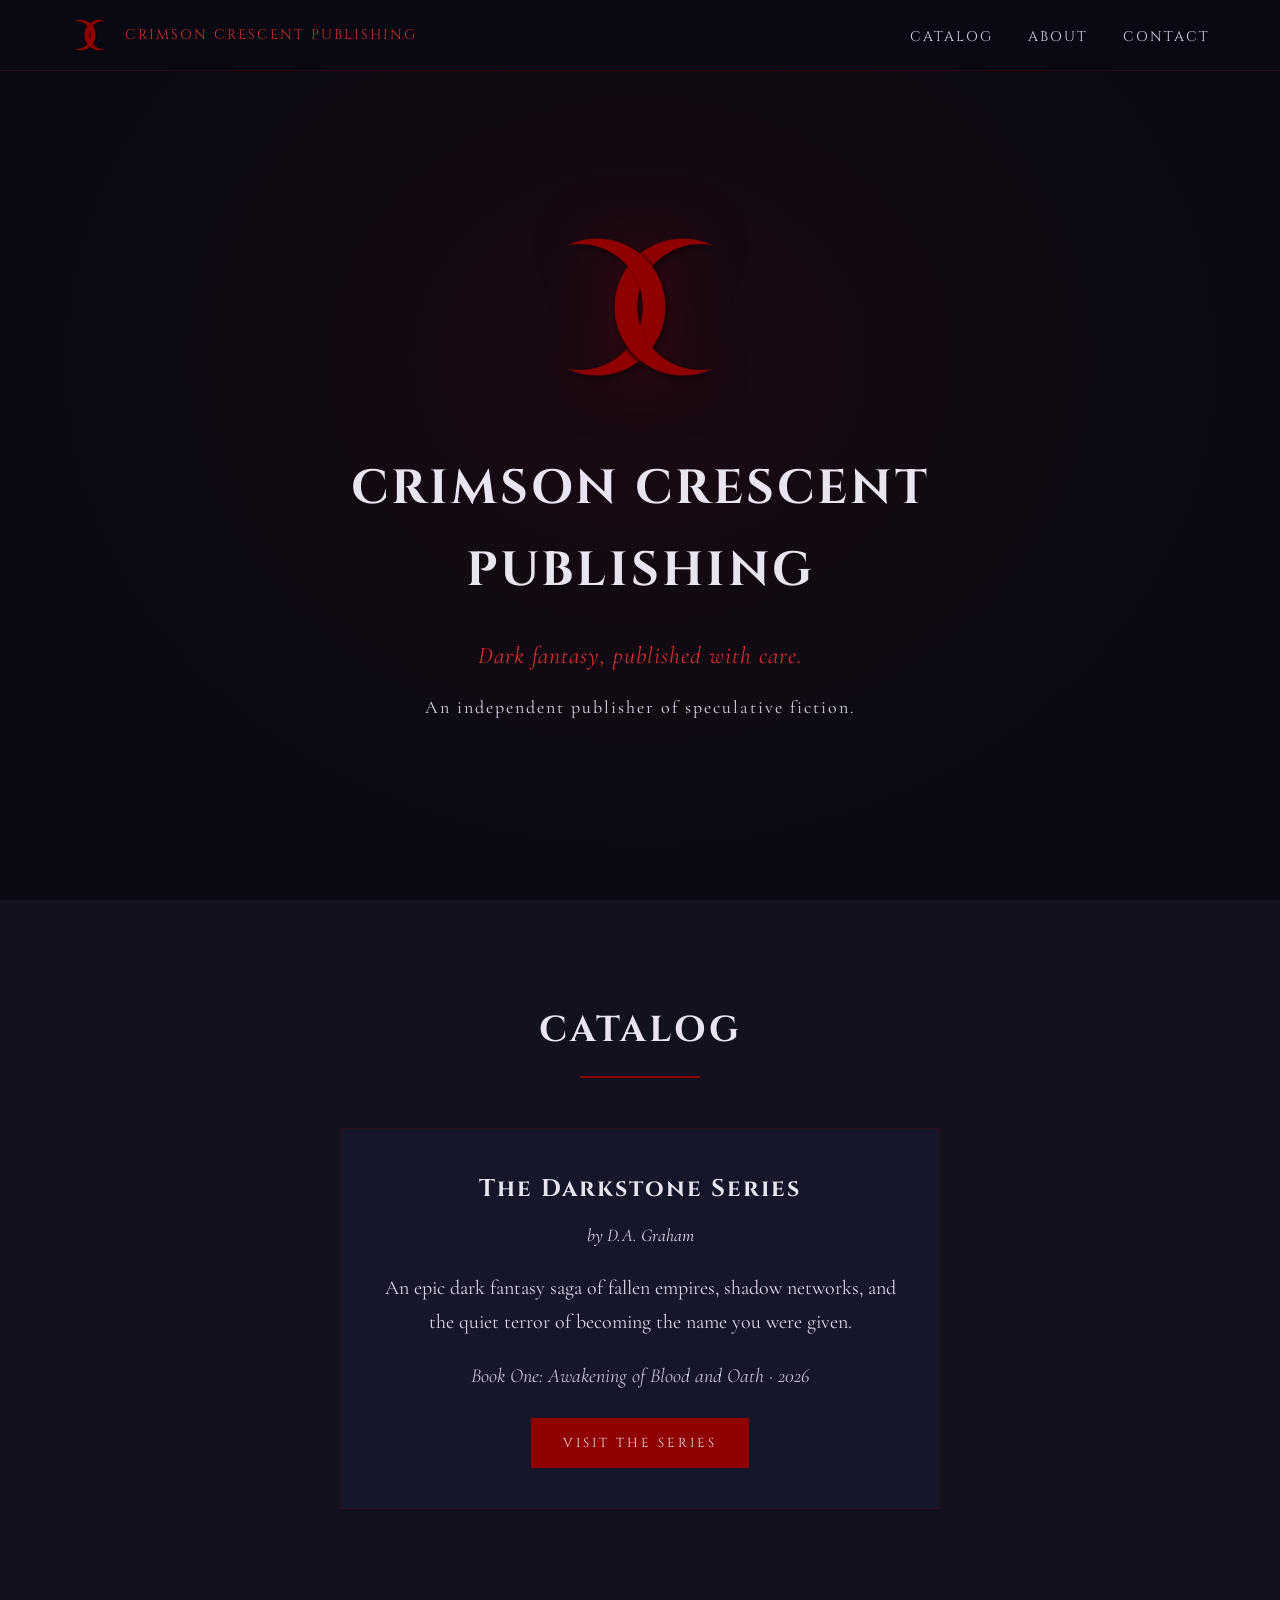
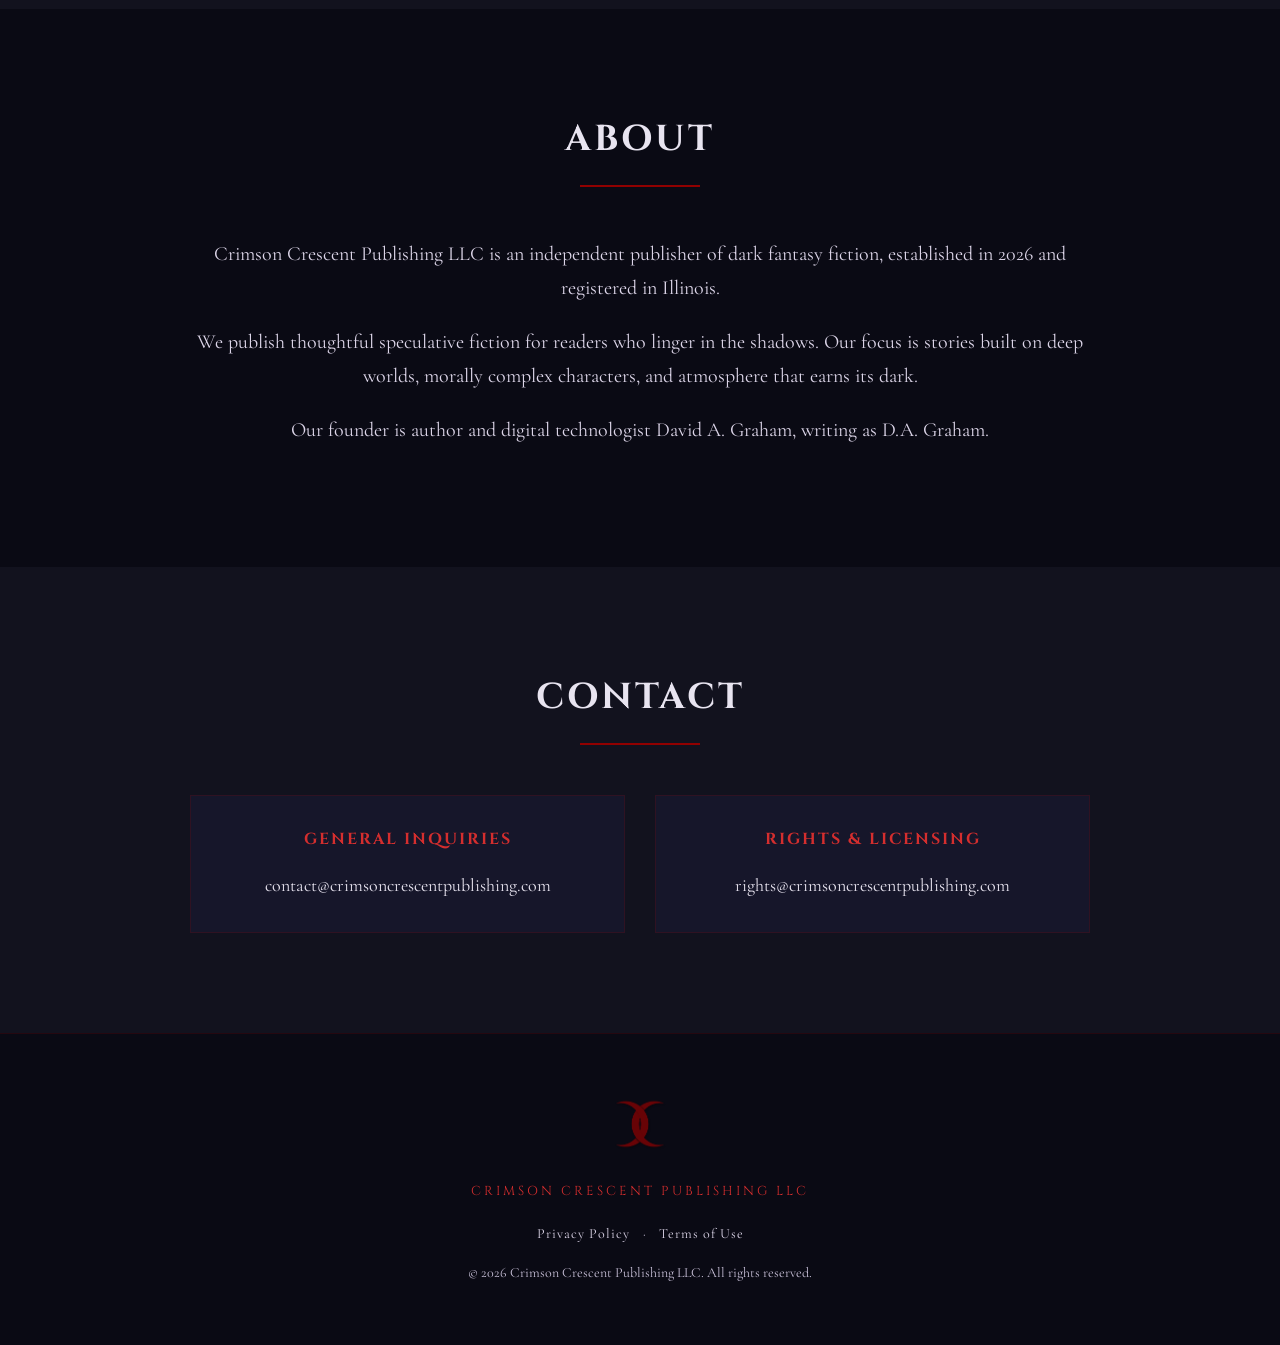
<file: index.html>
<!DOCTYPE html>
<html lang="en">
<head>
  <meta charset="UTF-8">
  <meta name="viewport" content="width=device-width, initial-scale=1.0">
  <title>Crimson Crescent Publishing | Independent Dark Fantasy</title>
  <meta name="description" content="Crimson Crescent Publishing LLC is an independent publisher of dark fantasy fiction based in Northern Illinois. Publisher of the Darkstone series by D.A. Graham.">
  <link rel="stylesheet" href="css/style.css">
  <link rel="icon" type="image/png" href="images/cc-logo.png">
</head>
<body>

  <nav>
    <div class="nav-inner">
      <a href="#" class="logo">
        <img src="images/cc-logo.png" alt="Crimson Crescent Publishing">
        <span>Crimson Crescent Publishing</span>
      </a>
      <ul>
        <li><a href="#catalog">Catalog</a></li>
        <li><a href="#about">About</a></li>
        <li><a href="#contact">Contact</a></li>
      </ul>
    </div>
  </nav>

  <section class="hero">
    <div class="hero-inner">
      <img src="images/cc-logo-large.png" alt="Crimson Crescent Publishing" class="hero-logo">
      <h1>Crimson Crescent Publishing</h1>
      <p class="tagline">Dark fantasy, published with care.</p>
      <p class="subtitle">An independent publisher of speculative fiction.</p>
    </div>
  </section>

  <section id="catalog">
    <div class="section-inner">
      <h2 class="section-title">Catalog</h2>
      <div class="section-divider"></div>
      <div class="catalog-grid">
        <div class="book-card">
          <h3>The Darkstone Series</h3>
          <p class="author">by D.A. Graham</p>
          <p class="book-desc">An epic dark fantasy saga of fallen empires, shadow networks, and the quiet terror of becoming the name you were given.</p>
          <p class="book-meta">Book One: <em>Awakening of Blood and Oath</em> &middot; 2026</p>
          <a href="https://darkstoneseries.com" class="series-link">Visit the Series</a>
        </div>
      </div>
    </div>
  </section>

  <section id="about">
    <div class="section-inner">
      <h2 class="section-title">About</h2>
      <div class="section-divider"></div>
      <div class="about-text">
        <p>Crimson Crescent Publishing LLC is an independent publisher of dark fantasy fiction, established in 2026 and registered in Illinois.</p>
        <p>We publish thoughtful speculative fiction for readers who linger in the shadows. Our focus is stories built on deep worlds, morally complex characters, and atmosphere that earns its dark.</p>
        <p>Our founder is author and digital technologist David A. Graham, writing as D.A. Graham.</p>
      </div>
    </div>
  </section>

  <section id="contact">
    <div class="section-inner">
      <h2 class="section-title">Contact</h2>
      <div class="section-divider"></div>
      <div class="contact-grid">
        <div class="contact-card">
          <h3>General Inquiries</h3>
          <a href="mailto:contact@crimsoncrescentpublishing.com">contact@crimsoncrescentpublishing.com</a>
        </div>
        <div class="contact-card">
          <h3>Rights &amp; Licensing</h3>
          <a href="mailto:rights@crimsoncrescentpublishing.com">rights@crimsoncrescentpublishing.com</a>
        </div>
      </div>
    </div>
  </section>

  <footer>
    <div class="footer-logo">
      <img src="images/cc-logo.png" alt="Crimson Crescent Publishing">
    </div>
    <div class="publisher-name">Crimson Crescent Publishing LLC</div>
    <div class="footer-links">
      <a href="privacy.html">Privacy Policy</a>
      <span class="divider">&middot;</span>
      <a href="terms.html">Terms of Use</a>
    </div>
    <div class="copyright">&copy; 2026 Crimson Crescent Publishing LLC. All rights reserved.</div>
  </footer>

</body>
</html>
</file>
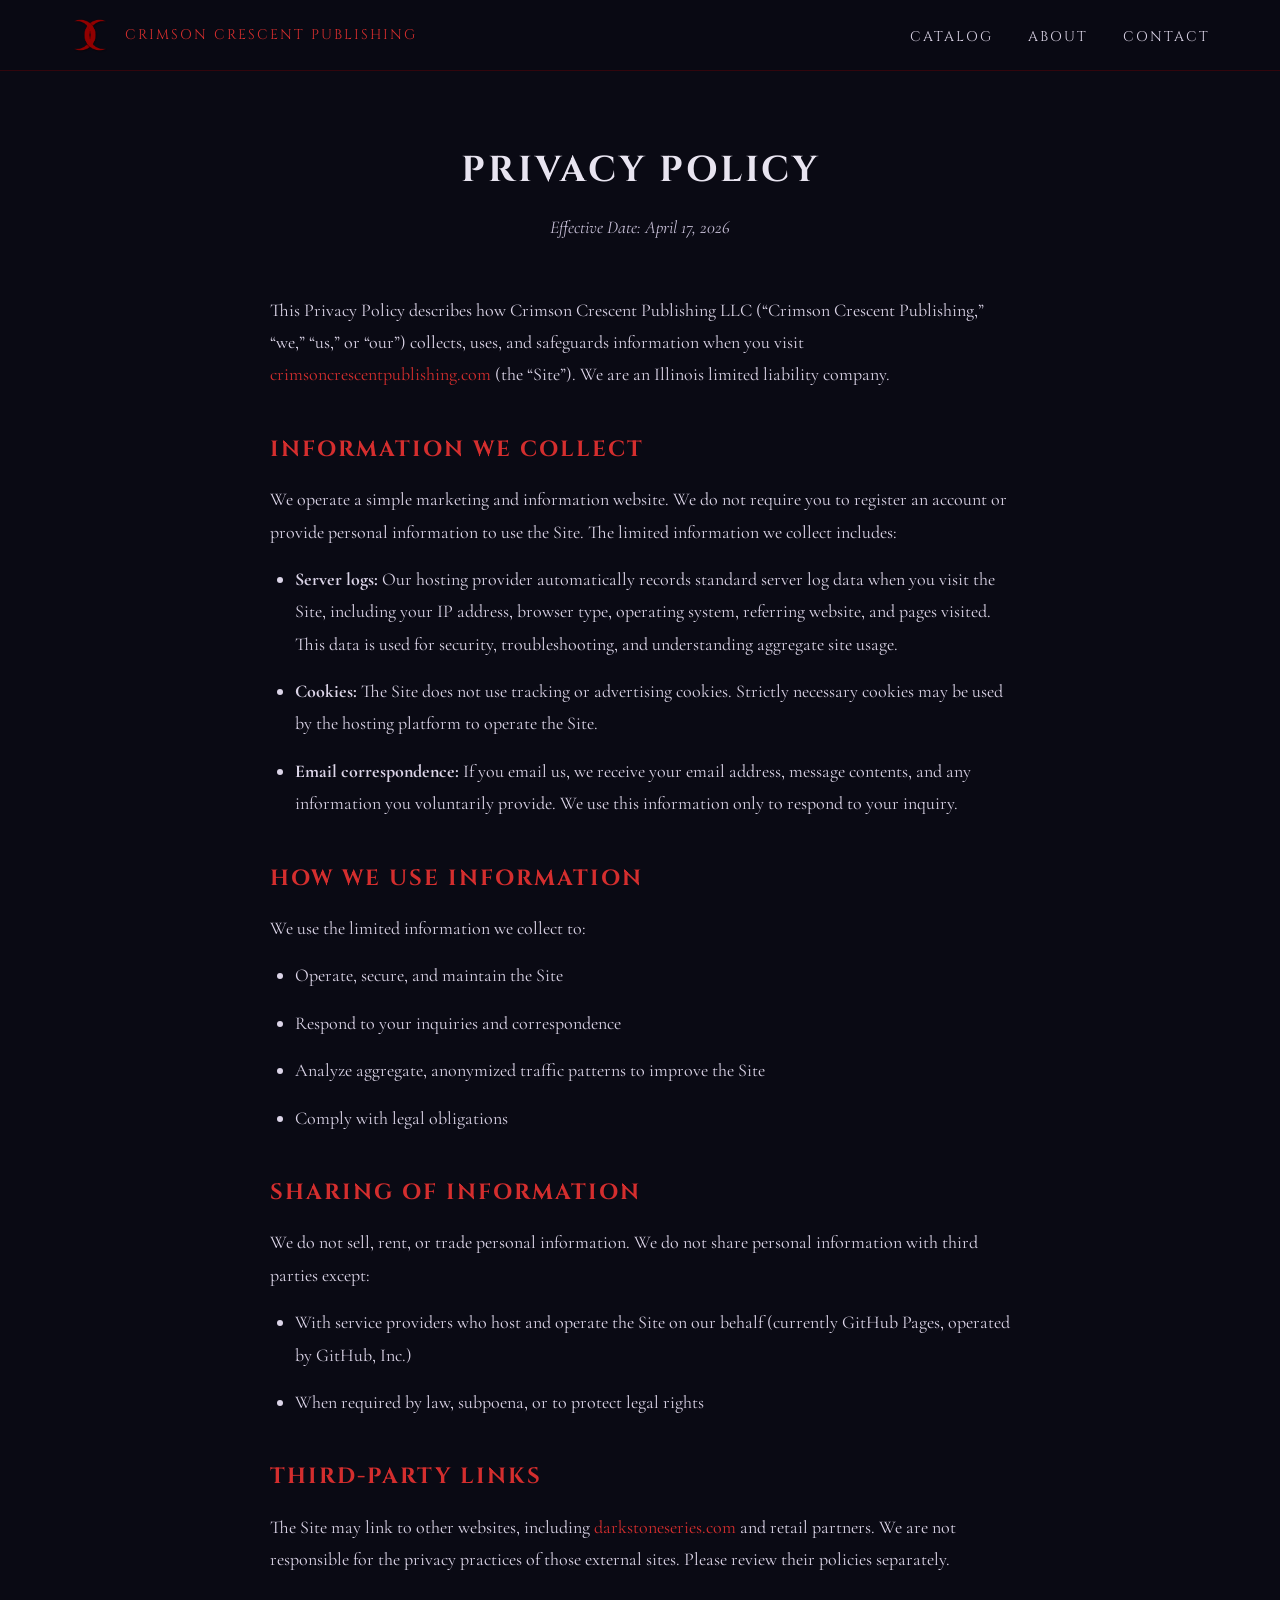
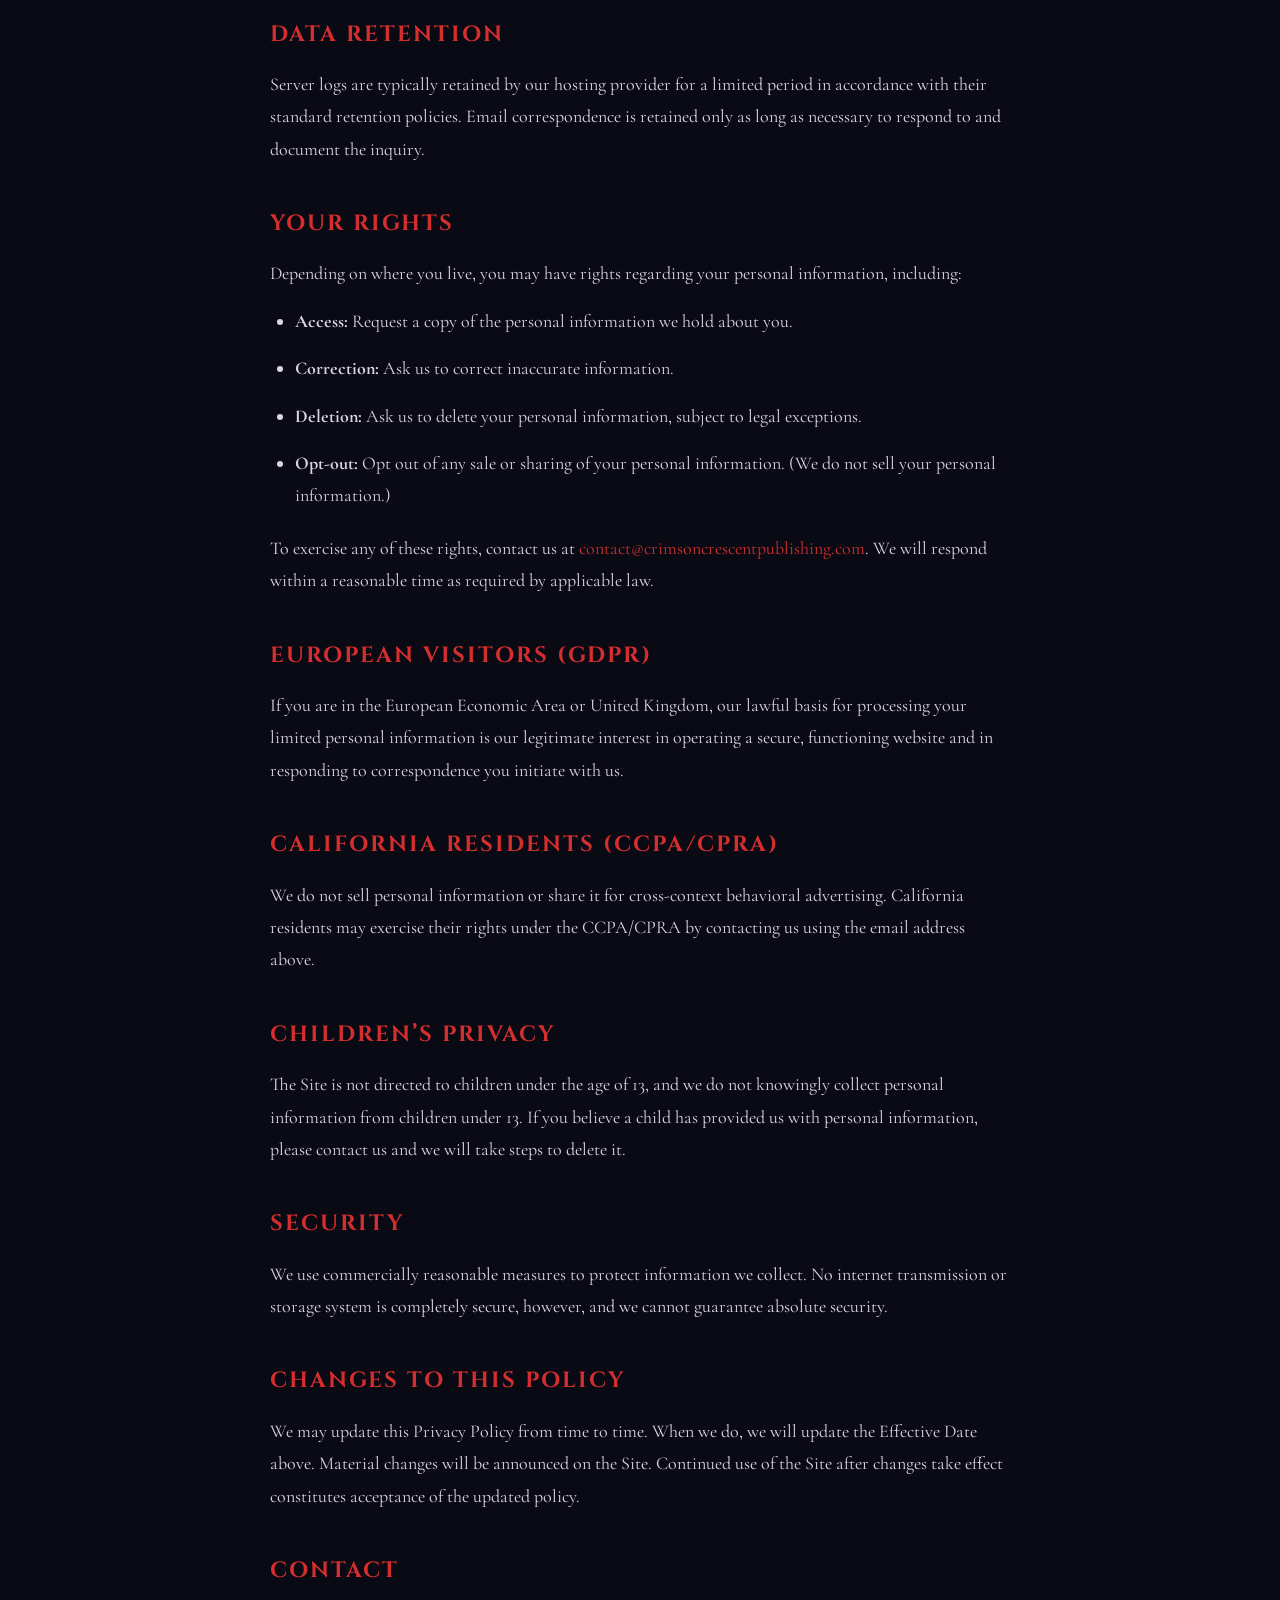
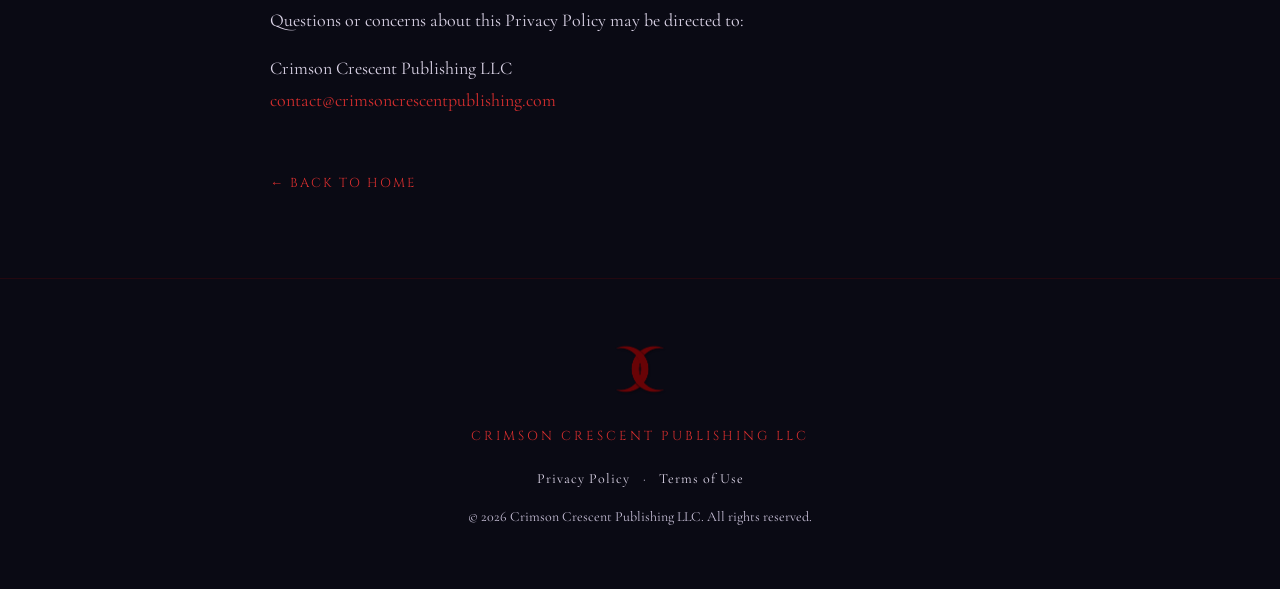
<file: privacy.html>
<!DOCTYPE html>
<html lang="en">
<head>
  <meta charset="UTF-8">
  <meta name="viewport" content="width=device-width, initial-scale=1.0">
  <title>Privacy Policy | Crimson Crescent Publishing</title>
  <meta name="description" content="Privacy Policy for Crimson Crescent Publishing LLC.">
  <link rel="stylesheet" href="css/style.css">
  <link rel="icon" type="image/png" href="images/cc-logo.png">
</head>
<body>

  <nav>
    <div class="nav-inner">
      <a href="index.html" class="logo">
        <img src="images/cc-logo.png" alt="Crimson Crescent Publishing">
        <span>Crimson Crescent Publishing</span>
      </a>
      <ul>
        <li><a href="index.html#catalog">Catalog</a></li>
        <li><a href="index.html#about">About</a></li>
        <li><a href="index.html#contact">Contact</a></li>
      </ul>
    </div>
  </nav>

  <main class="legal-page">
    <h1>Privacy Policy</h1>
    <p class="effective">Effective Date: April 17, 2026</p>

    <p>This Privacy Policy describes how Crimson Crescent Publishing LLC (&ldquo;Crimson Crescent Publishing,&rdquo; &ldquo;we,&rdquo; &ldquo;us,&rdquo; or &ldquo;our&rdquo;) collects, uses, and safeguards information when you visit <a href="https://crimsoncrescentpublishing.com">crimsoncrescentpublishing.com</a> (the &ldquo;Site&rdquo;). We are an Illinois limited liability company.</p>

    <h2>Information We Collect</h2>
    <p>We operate a simple marketing and information website. We do not require you to register an account or provide personal information to use the Site. The limited information we collect includes:</p>
    <ul>
      <li><strong>Server logs:</strong> Our hosting provider automatically records standard server log data when you visit the Site, including your IP address, browser type, operating system, referring website, and pages visited. This data is used for security, troubleshooting, and understanding aggregate site usage.</li>
      <li><strong>Cookies:</strong> The Site does not use tracking or advertising cookies. Strictly necessary cookies may be used by the hosting platform to operate the Site.</li>
      <li><strong>Email correspondence:</strong> If you email us, we receive your email address, message contents, and any information you voluntarily provide. We use this information only to respond to your inquiry.</li>
    </ul>

    <h2>How We Use Information</h2>
    <p>We use the limited information we collect to:</p>
    <ul>
      <li>Operate, secure, and maintain the Site</li>
      <li>Respond to your inquiries and correspondence</li>
      <li>Analyze aggregate, anonymized traffic patterns to improve the Site</li>
      <li>Comply with legal obligations</li>
    </ul>

    <h2>Sharing of Information</h2>
    <p>We do not sell, rent, or trade personal information. We do not share personal information with third parties except:</p>
    <ul>
      <li>With service providers who host and operate the Site on our behalf (currently GitHub Pages, operated by GitHub, Inc.)</li>
      <li>When required by law, subpoena, or to protect legal rights</li>
    </ul>

    <h2>Third-Party Links</h2>
    <p>The Site may link to other websites, including <a href="https://darkstoneseries.com">darkstoneseries.com</a> and retail partners. We are not responsible for the privacy practices of those external sites. Please review their policies separately.</p>

    <h2>Data Retention</h2>
    <p>Server logs are typically retained by our hosting provider for a limited period in accordance with their standard retention policies. Email correspondence is retained only as long as necessary to respond to and document the inquiry.</p>

    <h2>Your Rights</h2>
    <p>Depending on where you live, you may have rights regarding your personal information, including:</p>
    <ul>
      <li><strong>Access:</strong> Request a copy of the personal information we hold about you.</li>
      <li><strong>Correction:</strong> Ask us to correct inaccurate information.</li>
      <li><strong>Deletion:</strong> Ask us to delete your personal information, subject to legal exceptions.</li>
      <li><strong>Opt-out:</strong> Opt out of any sale or sharing of your personal information. (We do not sell your personal information.)</li>
    </ul>
    <p>To exercise any of these rights, contact us at <a href="mailto:contact@crimsoncrescentpublishing.com">contact@crimsoncrescentpublishing.com</a>. We will respond within a reasonable time as required by applicable law.</p>

    <h2>European Visitors (GDPR)</h2>
    <p>If you are in the European Economic Area or United Kingdom, our lawful basis for processing your limited personal information is our legitimate interest in operating a secure, functioning website and in responding to correspondence you initiate with us.</p>

    <h2>California Residents (CCPA/CPRA)</h2>
    <p>We do not sell personal information or share it for cross-context behavioral advertising. California residents may exercise their rights under the CCPA/CPRA by contacting us using the email address above.</p>

    <h2>Children&rsquo;s Privacy</h2>
    <p>The Site is not directed to children under the age of 13, and we do not knowingly collect personal information from children under 13. If you believe a child has provided us with personal information, please contact us and we will take steps to delete it.</p>

    <h2>Security</h2>
    <p>We use commercially reasonable measures to protect information we collect. No internet transmission or storage system is completely secure, however, and we cannot guarantee absolute security.</p>

    <h2>Changes to This Policy</h2>
    <p>We may update this Privacy Policy from time to time. When we do, we will update the Effective Date above. Material changes will be announced on the Site. Continued use of the Site after changes take effect constitutes acceptance of the updated policy.</p>

    <h2>Contact</h2>
    <p>Questions or concerns about this Privacy Policy may be directed to:</p>
    <p>
      Crimson Crescent Publishing LLC<br>
      <a href="mailto:contact@crimsoncrescentpublishing.com">contact@crimsoncrescentpublishing.com</a>
    </p>

    <a href="index.html" class="back-link">&larr; Back to Home</a>
  </main>

  <footer>
    <div class="footer-logo">
      <img src="images/cc-logo.png" alt="Crimson Crescent Publishing">
    </div>
    <div class="publisher-name">Crimson Crescent Publishing LLC</div>
    <div class="footer-links">
      <a href="privacy.html">Privacy Policy</a>
      <span class="divider">&middot;</span>
      <a href="terms.html">Terms of Use</a>
    </div>
    <div class="copyright">&copy; 2026 Crimson Crescent Publishing LLC. All rights reserved.</div>
  </footer>

</body>
</html>
</file>
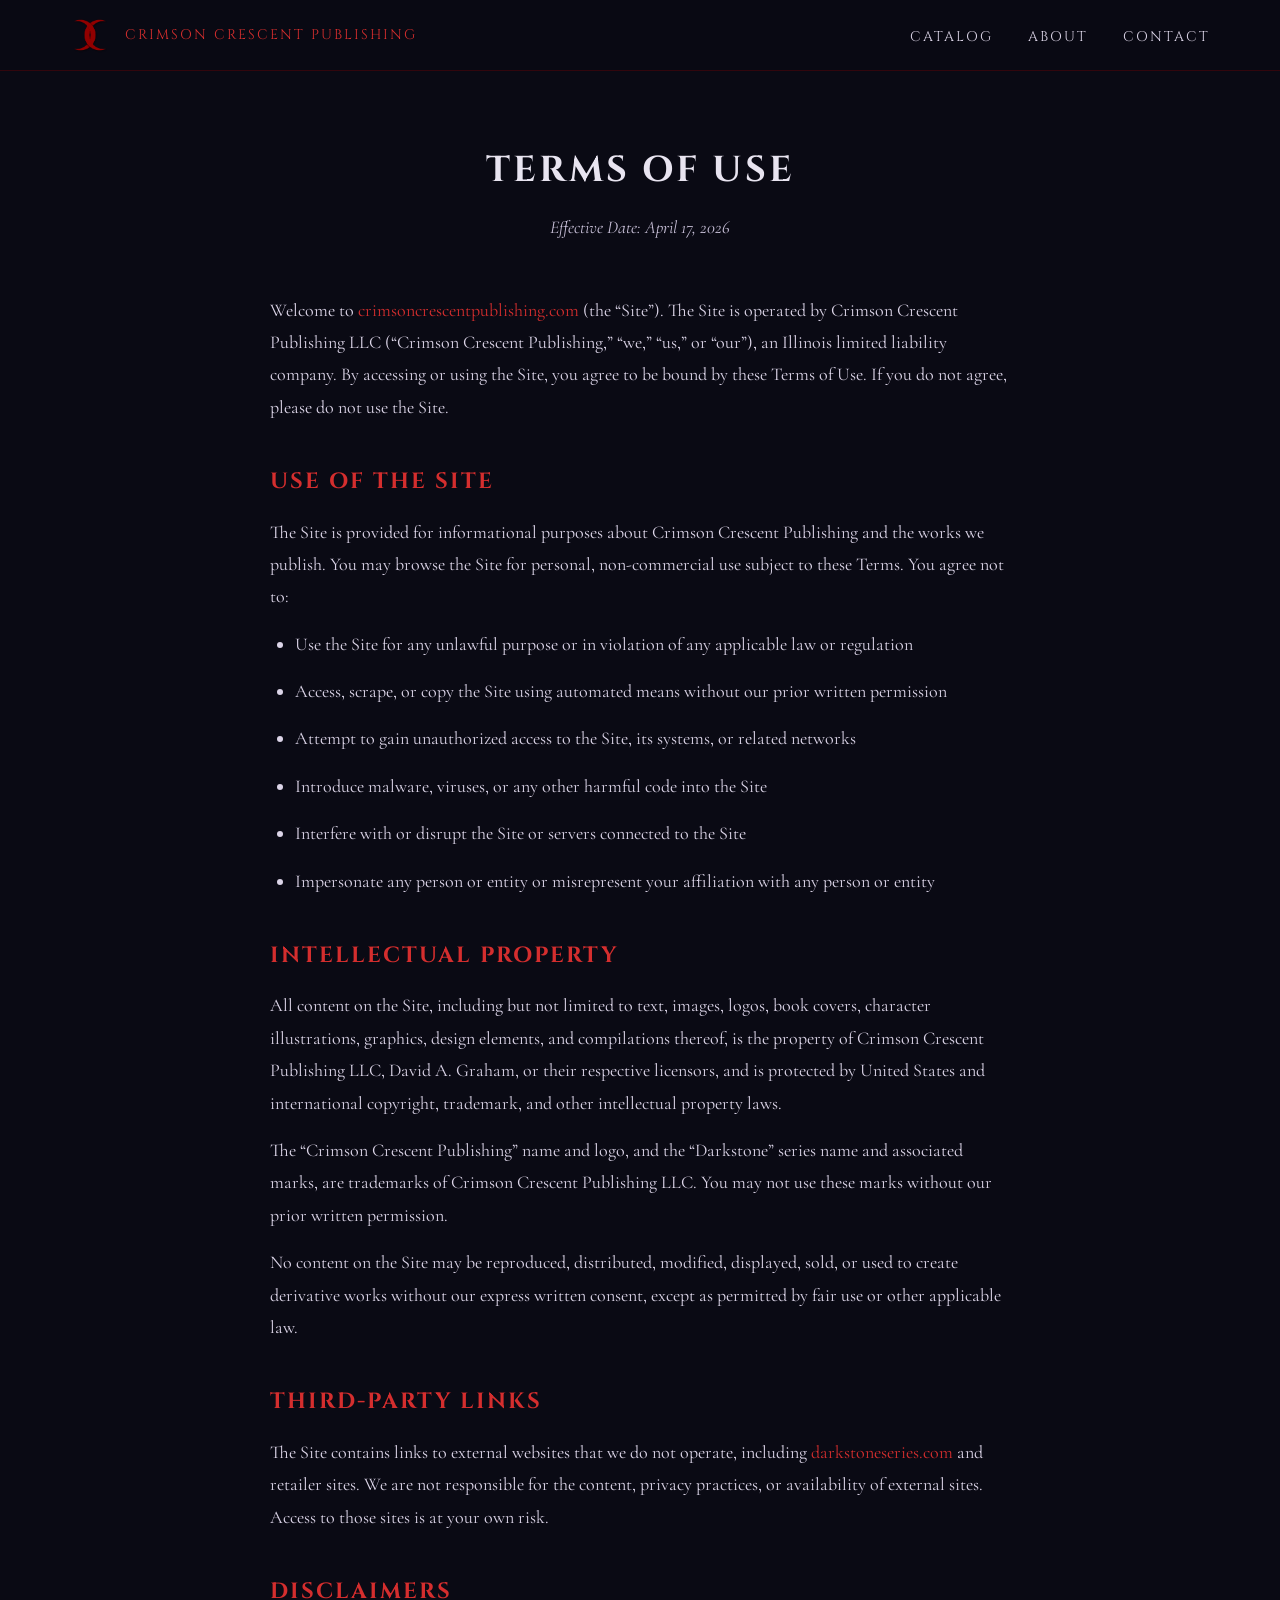
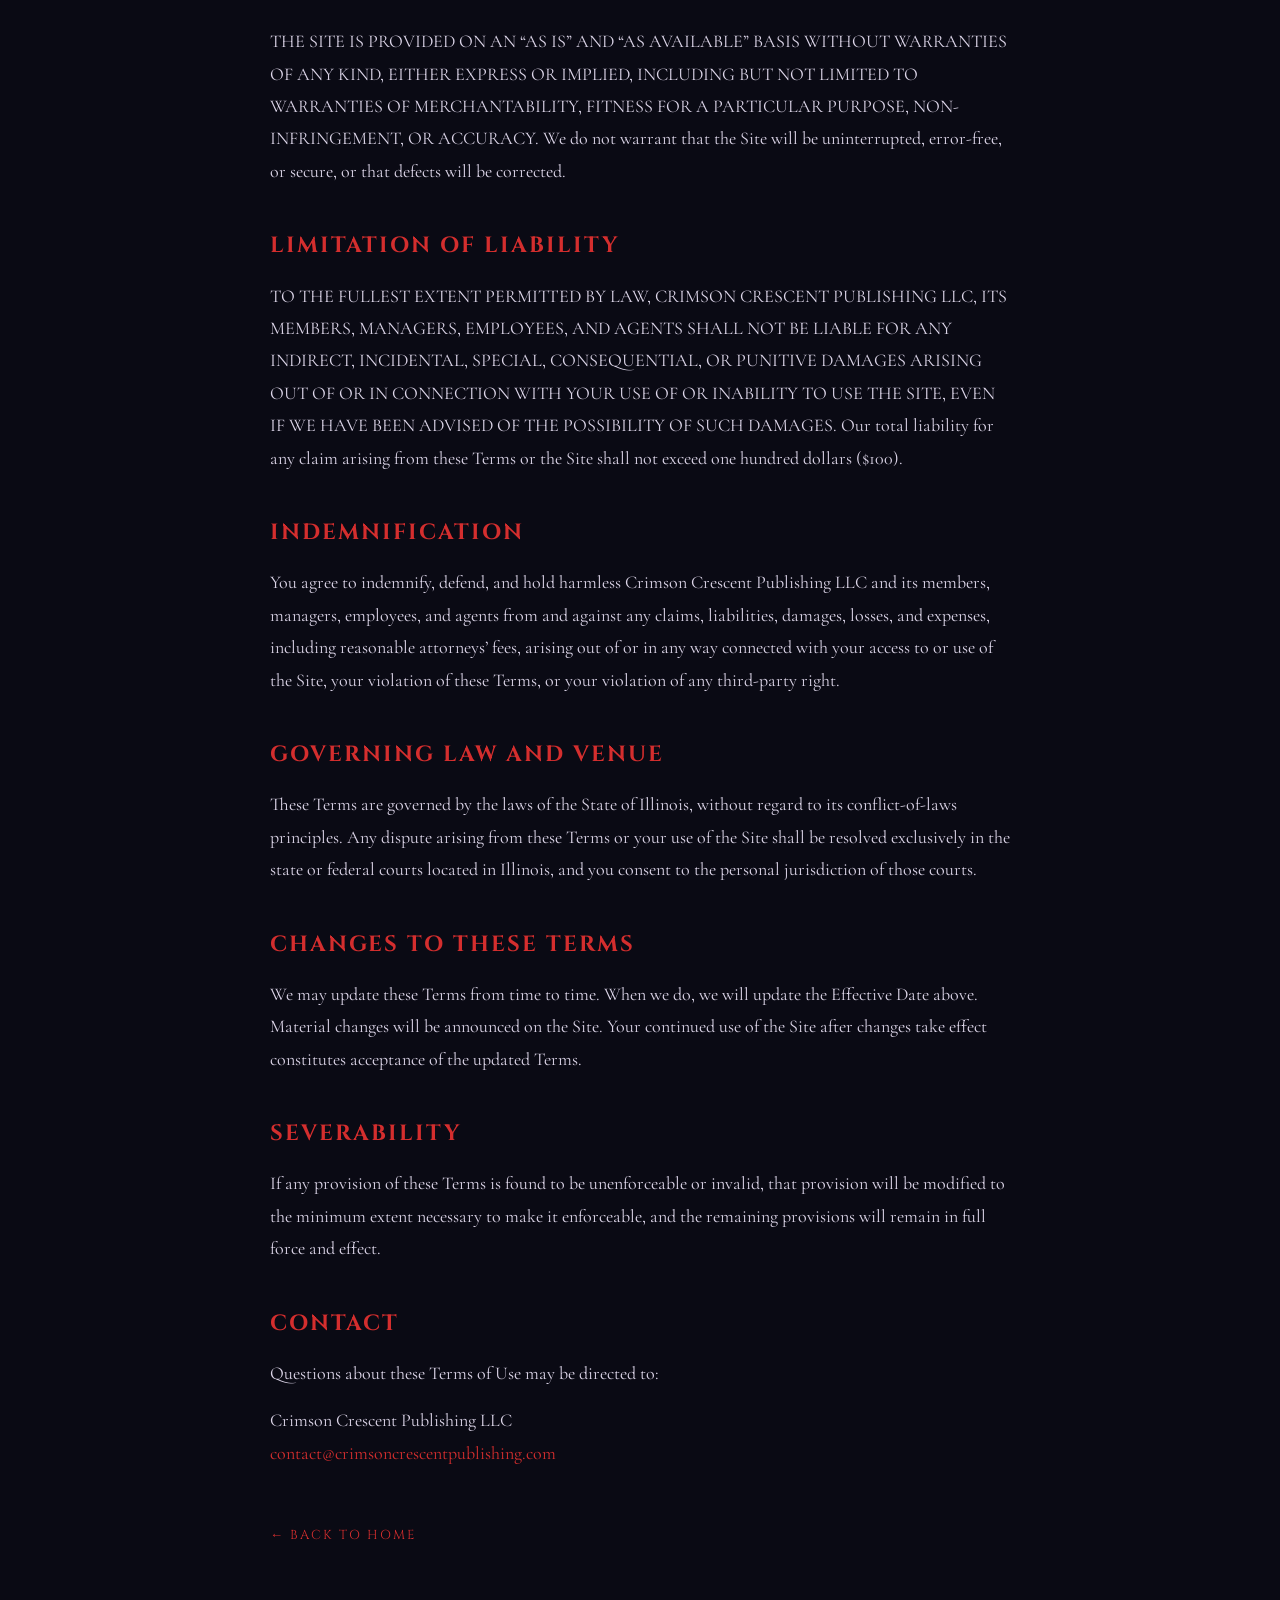
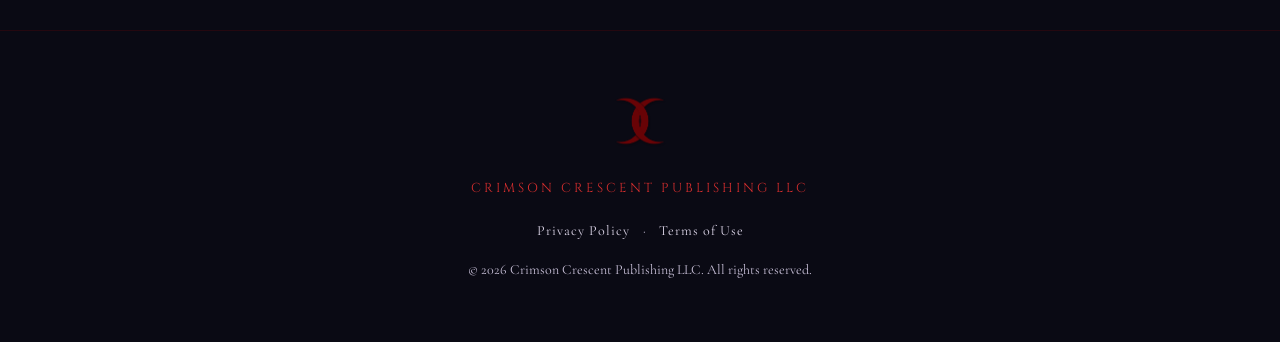
<file: terms.html>
<!DOCTYPE html>
<html lang="en">
<head>
  <meta charset="UTF-8">
  <meta name="viewport" content="width=device-width, initial-scale=1.0">
  <title>Terms of Use | Crimson Crescent Publishing</title>
  <meta name="description" content="Terms of Use for Crimson Crescent Publishing LLC.">
  <link rel="stylesheet" href="css/style.css">
  <link rel="icon" type="image/png" href="images/cc-logo.png">
</head>
<body>

  <nav>
    <div class="nav-inner">
      <a href="index.html" class="logo">
        <img src="images/cc-logo.png" alt="Crimson Crescent Publishing">
        <span>Crimson Crescent Publishing</span>
      </a>
      <ul>
        <li><a href="index.html#catalog">Catalog</a></li>
        <li><a href="index.html#about">About</a></li>
        <li><a href="index.html#contact">Contact</a></li>
      </ul>
    </div>
  </nav>

  <main class="legal-page">
    <h1>Terms of Use</h1>
    <p class="effective">Effective Date: April 17, 2026</p>

    <p>Welcome to <a href="https://crimsoncrescentpublishing.com">crimsoncrescentpublishing.com</a> (the &ldquo;Site&rdquo;). The Site is operated by Crimson Crescent Publishing LLC (&ldquo;Crimson Crescent Publishing,&rdquo; &ldquo;we,&rdquo; &ldquo;us,&rdquo; or &ldquo;our&rdquo;), an Illinois limited liability company. By accessing or using the Site, you agree to be bound by these Terms of Use. If you do not agree, please do not use the Site.</p>

    <h2>Use of the Site</h2>
    <p>The Site is provided for informational purposes about Crimson Crescent Publishing and the works we publish. You may browse the Site for personal, non-commercial use subject to these Terms. You agree not to:</p>
    <ul>
      <li>Use the Site for any unlawful purpose or in violation of any applicable law or regulation</li>
      <li>Access, scrape, or copy the Site using automated means without our prior written permission</li>
      <li>Attempt to gain unauthorized access to the Site, its systems, or related networks</li>
      <li>Introduce malware, viruses, or any other harmful code into the Site</li>
      <li>Interfere with or disrupt the Site or servers connected to the Site</li>
      <li>Impersonate any person or entity or misrepresent your affiliation with any person or entity</li>
    </ul>

    <h2>Intellectual Property</h2>
    <p>All content on the Site, including but not limited to text, images, logos, book covers, character illustrations, graphics, design elements, and compilations thereof, is the property of Crimson Crescent Publishing LLC, David A. Graham, or their respective licensors, and is protected by United States and international copyright, trademark, and other intellectual property laws.</p>
    <p>The &ldquo;Crimson Crescent Publishing&rdquo; name and logo, and the &ldquo;Darkstone&rdquo; series name and associated marks, are trademarks of Crimson Crescent Publishing LLC. You may not use these marks without our prior written permission.</p>
    <p>No content on the Site may be reproduced, distributed, modified, displayed, sold, or used to create derivative works without our express written consent, except as permitted by fair use or other applicable law.</p>

    <h2>Third-Party Links</h2>
    <p>The Site contains links to external websites that we do not operate, including <a href="https://darkstoneseries.com">darkstoneseries.com</a> and retailer sites. We are not responsible for the content, privacy practices, or availability of external sites. Access to those sites is at your own risk.</p>

    <h2>Disclaimers</h2>
    <p>THE SITE IS PROVIDED ON AN &ldquo;AS IS&rdquo; AND &ldquo;AS AVAILABLE&rdquo; BASIS WITHOUT WARRANTIES OF ANY KIND, EITHER EXPRESS OR IMPLIED, INCLUDING BUT NOT LIMITED TO WARRANTIES OF MERCHANTABILITY, FITNESS FOR A PARTICULAR PURPOSE, NON-INFRINGEMENT, OR ACCURACY. We do not warrant that the Site will be uninterrupted, error-free, or secure, or that defects will be corrected.</p>

    <h2>Limitation of Liability</h2>
    <p>TO THE FULLEST EXTENT PERMITTED BY LAW, CRIMSON CRESCENT PUBLISHING LLC, ITS MEMBERS, MANAGERS, EMPLOYEES, AND AGENTS SHALL NOT BE LIABLE FOR ANY INDIRECT, INCIDENTAL, SPECIAL, CONSEQUENTIAL, OR PUNITIVE DAMAGES ARISING OUT OF OR IN CONNECTION WITH YOUR USE OF OR INABILITY TO USE THE SITE, EVEN IF WE HAVE BEEN ADVISED OF THE POSSIBILITY OF SUCH DAMAGES. Our total liability for any claim arising from these Terms or the Site shall not exceed one hundred dollars ($100).</p>

    <h2>Indemnification</h2>
    <p>You agree to indemnify, defend, and hold harmless Crimson Crescent Publishing LLC and its members, managers, employees, and agents from and against any claims, liabilities, damages, losses, and expenses, including reasonable attorneys&rsquo; fees, arising out of or in any way connected with your access to or use of the Site, your violation of these Terms, or your violation of any third-party right.</p>

    <h2>Governing Law and Venue</h2>
    <p>These Terms are governed by the laws of the State of Illinois, without regard to its conflict-of-laws principles. Any dispute arising from these Terms or your use of the Site shall be resolved exclusively in the state or federal courts located in Illinois, and you consent to the personal jurisdiction of those courts.</p>

    <h2>Changes to These Terms</h2>
    <p>We may update these Terms from time to time. When we do, we will update the Effective Date above. Material changes will be announced on the Site. Your continued use of the Site after changes take effect constitutes acceptance of the updated Terms.</p>

    <h2>Severability</h2>
    <p>If any provision of these Terms is found to be unenforceable or invalid, that provision will be modified to the minimum extent necessary to make it enforceable, and the remaining provisions will remain in full force and effect.</p>

    <h2>Contact</h2>
    <p>Questions about these Terms of Use may be directed to:</p>
    <p>
      Crimson Crescent Publishing LLC<br>
      <a href="mailto:contact@crimsoncrescentpublishing.com">contact@crimsoncrescentpublishing.com</a>
    </p>

    <a href="index.html" class="back-link">&larr; Back to Home</a>
  </main>

  <footer>
    <div class="footer-logo">
      <img src="images/cc-logo.png" alt="Crimson Crescent Publishing">
    </div>
    <div class="publisher-name">Crimson Crescent Publishing LLC</div>
    <div class="footer-links">
      <a href="privacy.html">Privacy Policy</a>
      <span class="divider">&middot;</span>
      <a href="terms.html">Terms of Use</a>
    </div>
    <div class="copyright">&copy; 2026 Crimson Crescent Publishing LLC. All rights reserved.</div>
  </footer>

</body>
</html>
</file>
<file: css/style.css>
@import url('https://fonts.googleapis.com/css2?family=Cinzel:wght@400;700;900&family=Cormorant+Garamond:ital,wght@0,400;0,600;1,400&display=swap');

:root {
  --bg-primary: #0a0a14;
  --bg-secondary: #12121e;
  --bg-card: #16162a;
  --crimson: #910000;
  --crimson-light: #d42e2e;
  --text-primary: #e8e4f0;
  --text-secondary: #dcd5e8;
  --text-muted: #c8c0d8;
  --divider: #d2c8e2;
  --font-display: 'Cinzel', serif;
  --font-body: 'Cormorant Garamond', serif;
}

* {
  margin: 0;
  padding: 0;
  box-sizing: border-box;
}

html {
  scroll-behavior: smooth;
}

body {
  background: var(--bg-primary);
  color: var(--text-primary);
  font-family: var(--font-body);
  font-size: 20px;
  line-height: 1.7;
}

/* Navigation */
nav {
  position: fixed;
  top: 0;
  width: 100%;
  background: rgba(10, 10, 20, 0.95);
  backdrop-filter: blur(10px);
  z-index: 100;
  border-bottom: 1px solid rgba(145, 0, 0, 0.3);
}

nav .nav-inner {
  max-width: 1200px;
  margin: 0 auto;
  display: flex;
  justify-content: space-between;
  align-items: center;
  padding: 15px 30px;
}

nav .logo {
  display: flex;
  align-items: center;
  gap: 15px;
  text-decoration: none;
}

nav .logo img {
  height: 40px;
  width: 40px;
}

nav .logo span {
  font-family: var(--font-display);
  font-size: 14px;
  color: var(--crimson-light);
  letter-spacing: 2px;
  text-transform: uppercase;
}

nav ul {
  list-style: none;
  display: flex;
  gap: 35px;
}

nav a {
  color: var(--text-secondary);
  text-decoration: none;
  font-family: var(--font-display);
  font-size: 14px;
  letter-spacing: 2px;
  text-transform: uppercase;
  transition: color 0.3s;
}

nav a:hover {
  color: var(--crimson-light);
}

/* Hero */
.hero {
  min-height: 100vh;
  display: flex;
  align-items: center;
  justify-content: center;
  padding: 120px 30px 80px;
  background: radial-gradient(ellipse at 50% 40%, rgba(145, 0, 0, 0.12) 0%, transparent 70%);
  text-align: center;
}

.hero-inner {
  max-width: 700px;
}

.hero-logo {
  width: 180px;
  height: 180px;
  margin-bottom: 40px;
  filter: drop-shadow(0 0 30px rgba(145, 0, 0, 0.3));
}

.hero h1 {
  font-family: var(--font-display);
  font-size: 48px;
  font-weight: 700;
  letter-spacing: 3px;
  text-transform: uppercase;
  margin-bottom: 25px;
  color: var(--text-primary);
}

.hero .tagline {
  font-style: italic;
  font-size: 24px;
  color: var(--crimson-light);
  margin-bottom: 15px;
  letter-spacing: 1px;
}

.hero .subtitle {
  font-size: 18px;
  color: var(--text-secondary);
  letter-spacing: 2px;
}

/* Section */
section {
  padding: 100px 30px;
}

section:nth-of-type(even) {
  background: var(--bg-secondary);
}

.section-inner {
  max-width: 900px;
  margin: 0 auto;
}

.section-title {
  font-family: var(--font-display);
  font-size: 36px;
  text-align: center;
  margin-bottom: 15px;
  color: var(--text-primary);
  letter-spacing: 3px;
  text-transform: uppercase;
}

.section-divider {
  width: 120px;
  height: 2px;
  background: var(--crimson);
  margin: 0 auto 50px;
}

/* Catalog */
.catalog-grid {
  display: grid;
  grid-template-columns: 1fr;
  gap: 40px;
  margin-top: 40px;
  max-width: 600px;
  margin-left: auto;
  margin-right: auto;
}

.book-card {
  background: var(--bg-card);
  border: 1px solid rgba(145, 0, 0, 0.2);
  padding: 40px;
  text-align: center;
  transition: transform 0.3s, border-color 0.3s;
}

.book-card:hover {
  transform: translateY(-5px);
  border-color: var(--crimson);
}

.book-card h3 {
  font-family: var(--font-display);
  font-size: 24px;
  margin-bottom: 10px;
  letter-spacing: 2px;
}

.book-card .author {
  font-style: italic;
  color: var(--text-secondary);
  margin-bottom: 20px;
  font-size: 18px;
}

.book-card .book-desc {
  color: var(--text-secondary);
  margin-bottom: 20px;
  line-height: 1.7;
}

.book-card .book-meta {
  color: var(--text-muted);
  font-style: italic;
  margin-bottom: 25px;
}

.series-link {
  display: inline-block;
  font-family: var(--font-display);
  font-size: 13px;
  letter-spacing: 3px;
  text-transform: uppercase;
  padding: 12px 30px;
  background: var(--crimson);
  color: var(--text-primary);
  text-decoration: none;
  border: 2px solid var(--crimson);
  transition: all 0.3s;
}

.series-link:hover {
  background: transparent;
  color: var(--crimson-light);
}

/* About */
.about-text p {
  margin-bottom: 20px;
  font-size: 20px;
  color: var(--text-secondary);
  text-align: center;
}

/* Contact */
.contact-grid {
  display: grid;
  grid-template-columns: repeat(auto-fit, minmax(280px, 1fr));
  gap: 30px;
  margin-top: 40px;
}

.contact-card {
  background: var(--bg-card);
  border: 1px solid rgba(145, 0, 0, 0.2);
  padding: 30px;
  text-align: center;
}

.contact-card h3 {
  font-family: var(--font-display);
  font-size: 16px;
  letter-spacing: 2px;
  text-transform: uppercase;
  color: var(--crimson-light);
  margin-bottom: 15px;
}

.contact-card a {
  color: var(--text-primary);
  text-decoration: none;
  font-size: 18px;
  transition: color 0.3s;
  word-break: break-word;
}

.contact-card a:hover {
  color: var(--crimson-light);
}

/* Footer */
footer {
  background: var(--bg-primary);
  border-top: 1px solid rgba(145, 0, 0, 0.2);
  padding: 60px 30px;
  text-align: center;
}

footer .footer-logo img {
  width: 60px;
  margin-bottom: 15px;
  opacity: 0.7;
}

footer .publisher-name {
  font-family: var(--font-display);
  font-size: 13px;
  letter-spacing: 3px;
  text-transform: uppercase;
  color: var(--crimson-light);
  margin-bottom: 20px;
}

footer .footer-links {
  margin-bottom: 15px;
  font-size: 14px;
}

footer .footer-links a {
  color: var(--text-secondary);
  text-decoration: none;
  letter-spacing: 1px;
  transition: color 0.3s;
}

footer .footer-links a:hover {
  color: var(--crimson-light);
}

footer .footer-links .divider {
  color: var(--text-muted);
  margin: 0 10px;
}

footer .copyright {
  font-size: 14px;
  color: var(--text-muted);
}

/* Legal pages */
.legal-page {
  max-width: 800px;
  margin: 0 auto;
  padding: 140px 30px 80px;
}

.legal-page h1 {
  font-family: var(--font-display);
  font-size: 36px;
  letter-spacing: 3px;
  text-transform: uppercase;
  color: var(--text-primary);
  text-align: center;
  margin-bottom: 10px;
}

.legal-page .effective {
  text-align: center;
  color: var(--text-muted);
  font-style: italic;
  margin-bottom: 50px;
}

.legal-page h2 {
  font-family: var(--font-display);
  font-size: 22px;
  letter-spacing: 2px;
  text-transform: uppercase;
  color: var(--crimson-light);
  margin: 40px 0 15px;
}

.legal-page p,
.legal-page li {
  color: var(--text-secondary);
  margin-bottom: 15px;
  font-size: 18px;
  line-height: 1.8;
}

.legal-page ul {
  margin-left: 25px;
  margin-bottom: 20px;
}

.legal-page a {
  color: var(--crimson-light);
  text-decoration: none;
}

.legal-page a:hover {
  text-decoration: underline;
}

.legal-page .back-link {
  display: inline-block;
  margin-top: 40px;
  font-family: var(--font-display);
  font-size: 13px;
  letter-spacing: 2px;
  text-transform: uppercase;
  color: var(--crimson-light);
}

/* Responsive */
@media (max-width: 768px) {
  .hero h1 {
    font-size: 32px;
  }
  .hero-logo {
    width: 140px;
    height: 140px;
  }
  .section-title {
    font-size: 28px;
  }
  nav ul {
    gap: 20px;
  }
  nav a {
    font-size: 12px;
  }
  nav .logo span {
    display: none;
  }
}
</file>
